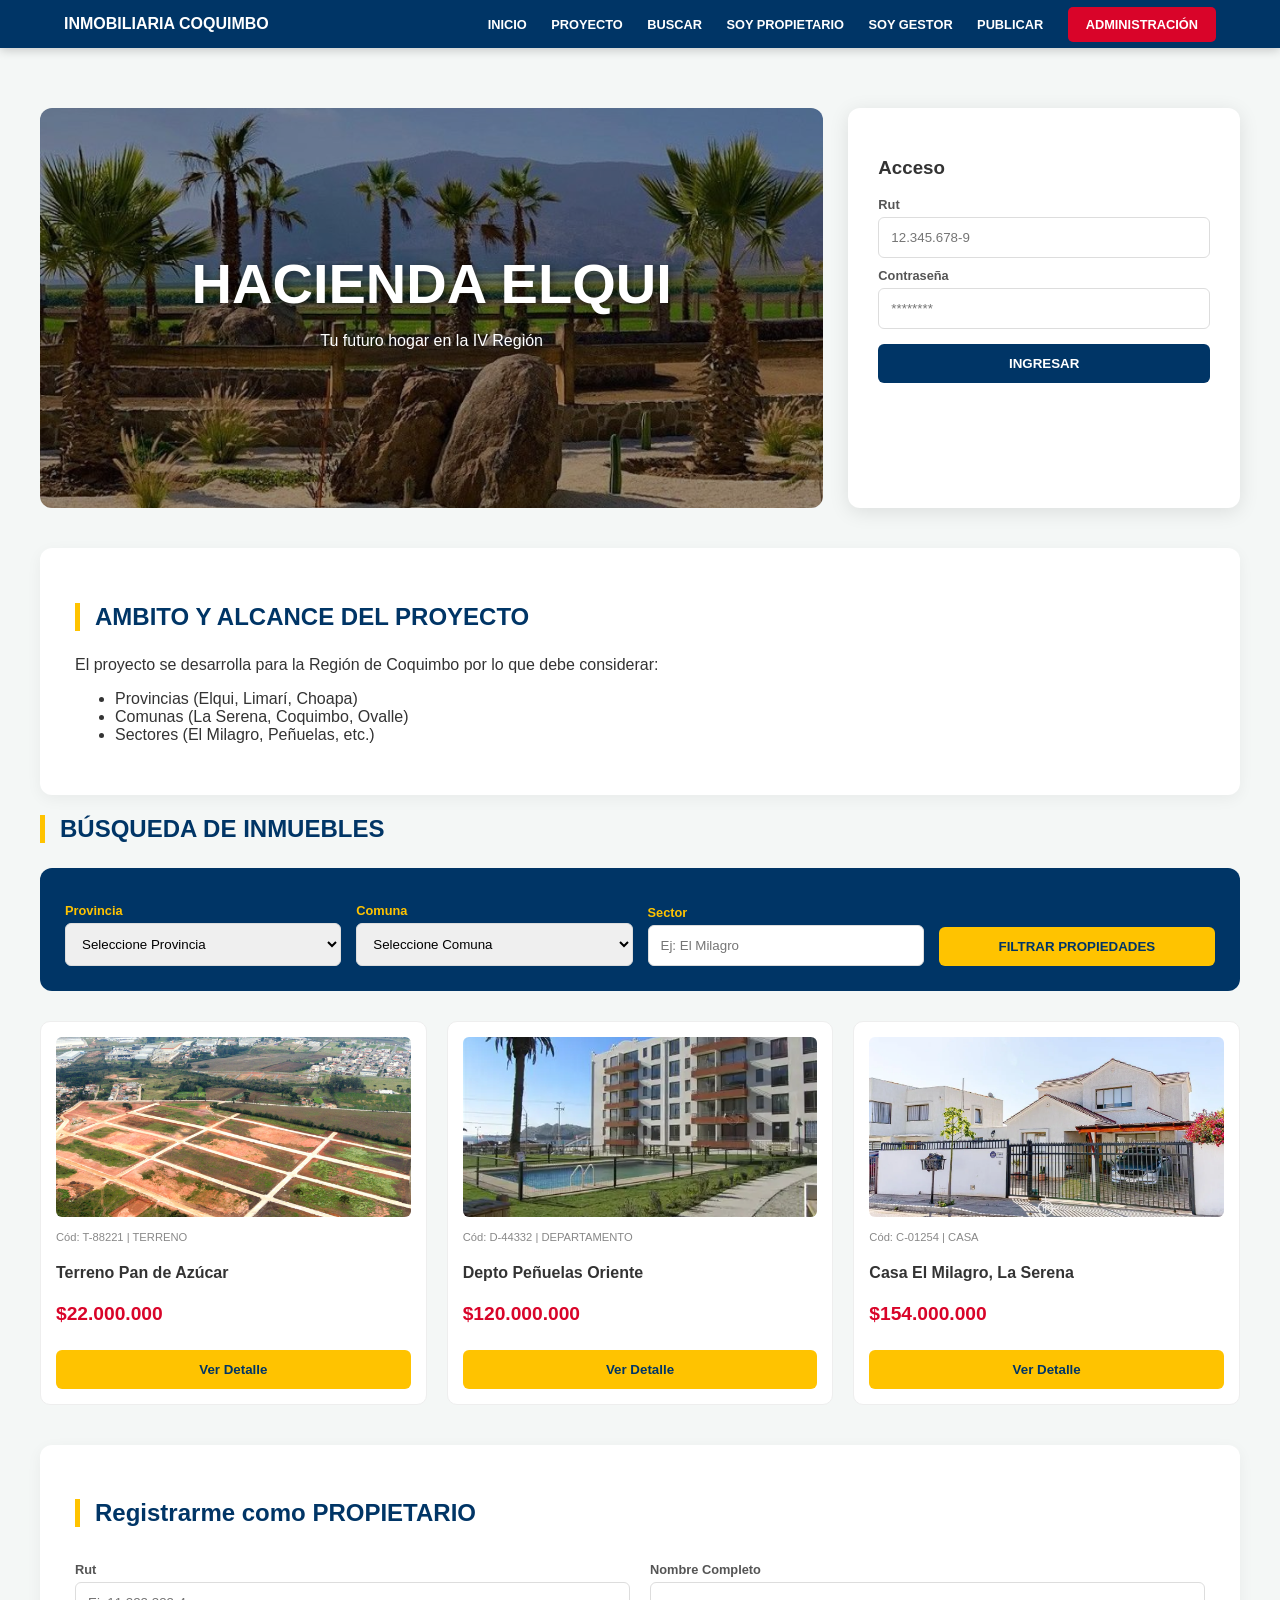
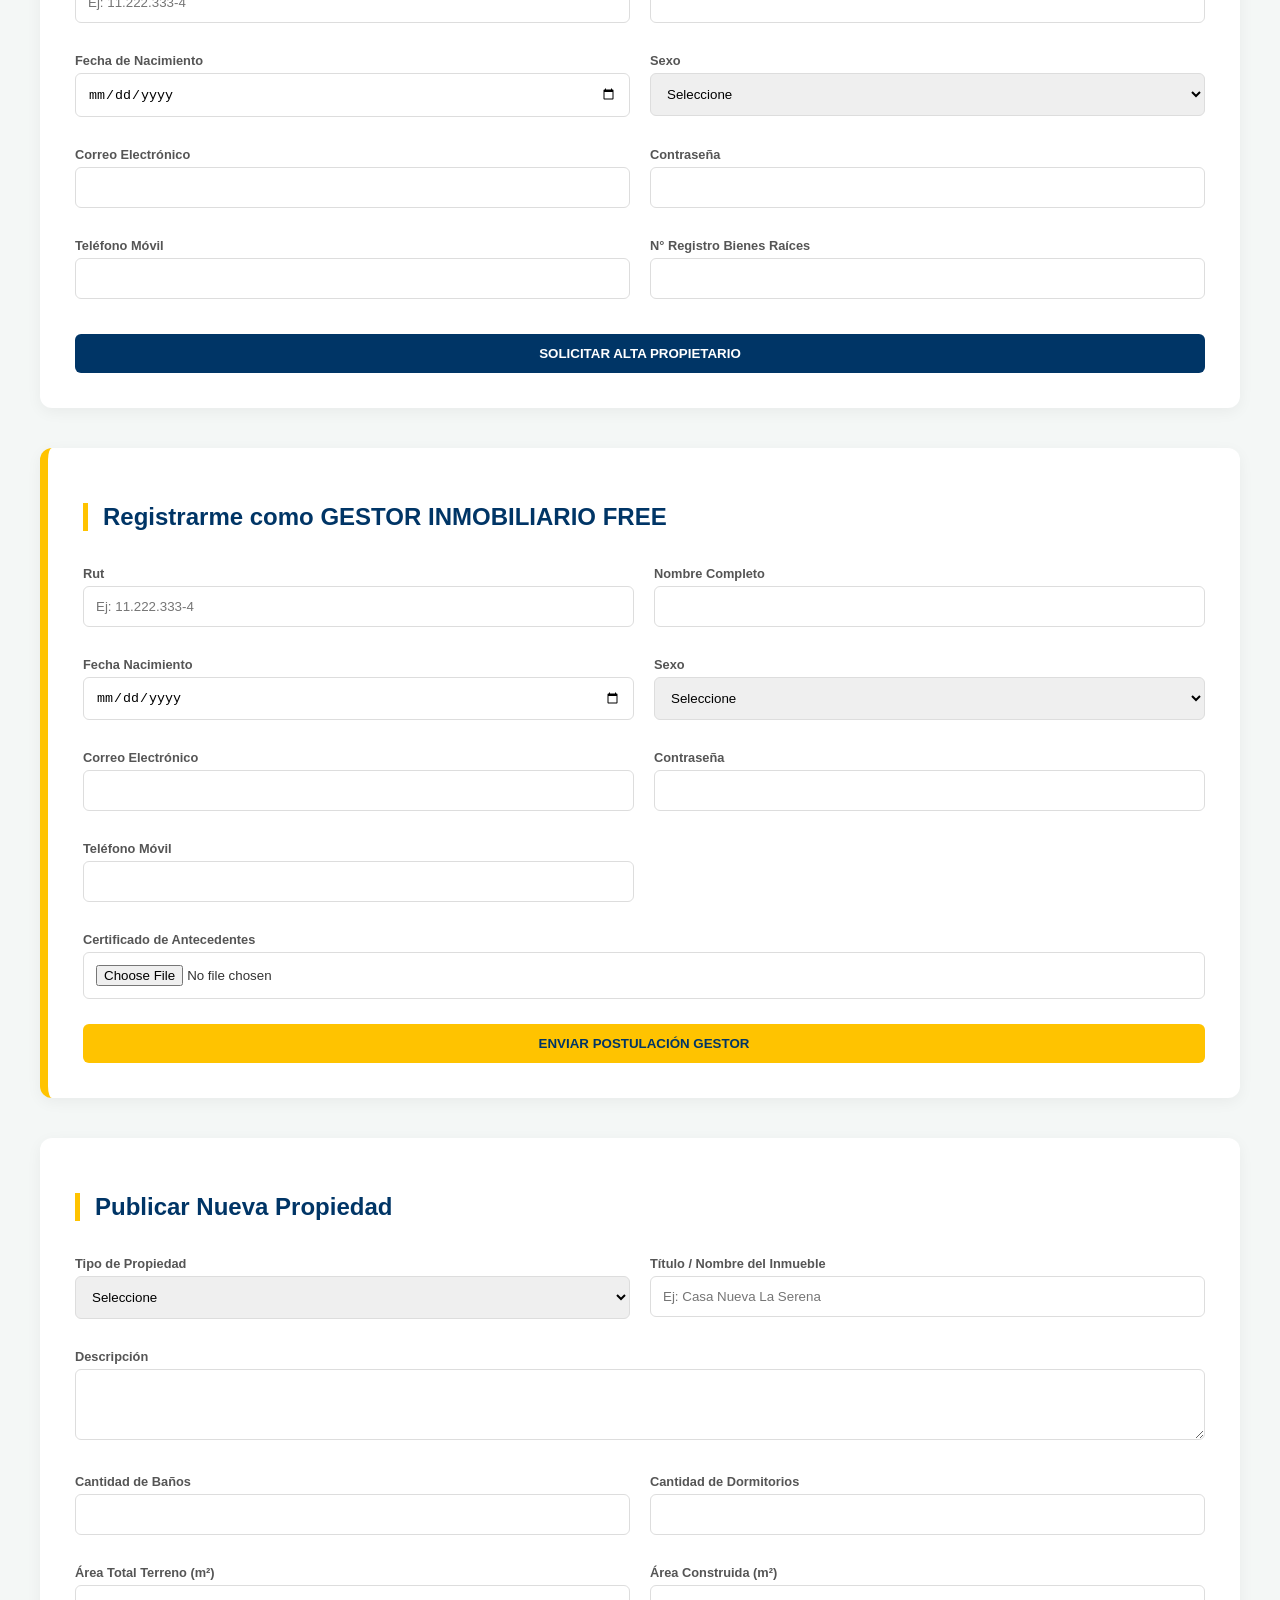
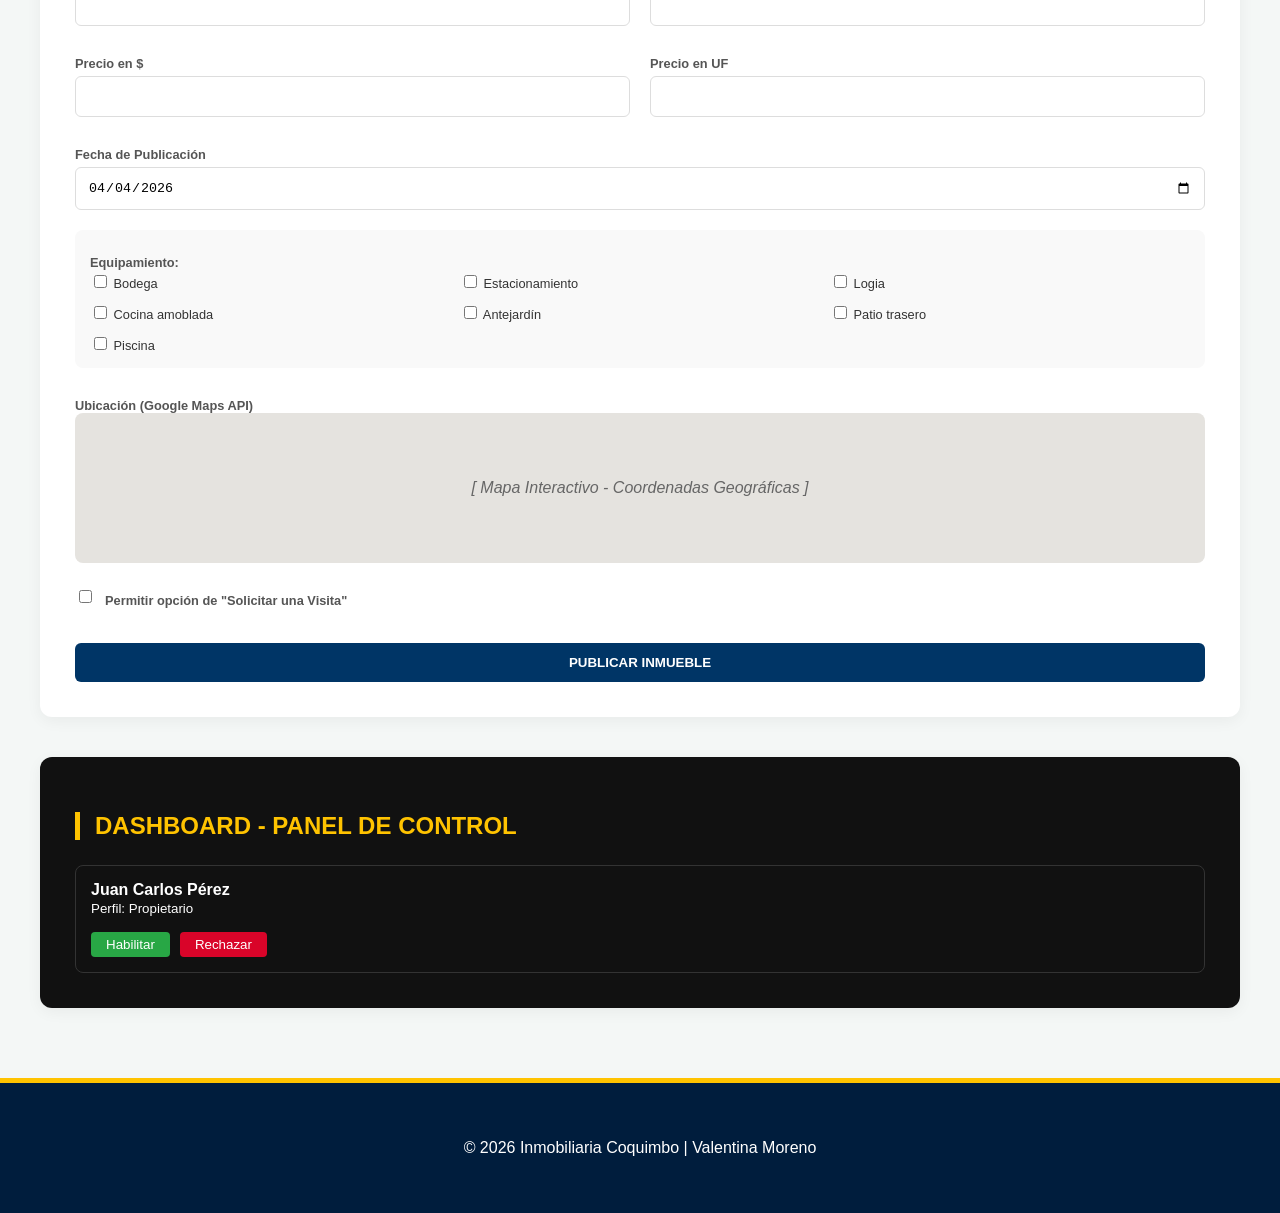
<file: index.html>
<!DOCTYPE html>
<html lang="es">
<head>
    <meta charset="UTF-8">
    <meta name="viewport" content="width=device-width, initial-scale=1.0">
    <title>Inmobiliaria Coquimbo - Portal de Gestión</title>
    <link rel="stylesheet" href="css/style.css">
</head>
<body>

    <header class="main-header">
        <div class="logo">INMOBILIARIA COQUIMBO</div>
        <nav>
            <a href="#inicio">INICIO</a>
            <a href="#proyecto">PROYECTO</a>
            <a href="#busqueda">BUSCAR</a>
            <a href="#reg-propietario">SOY PROPIETARIO</a>
            <a href="#reg-gestor">SOY GESTOR</a>
            <a href="#registro-propiedades">PUBLICAR</a>
            <a href="#administracion" class="btn-admin-nav">ADMINISTRACIÓN</a>
        </nav>
    </header>

    <main class="container">
        
        <section id="inicio" class="hero-section">
            <div class="hero-banner">
                <h1>HACIENDA ELQUI</h1>
                <p>Tu futuro hogar en la IV Región</p>
            </div>
            
            <div class="login-box">
                <h3>Acceso</h3>
                <form onsubmit="event.preventDefault();">
                    <label>Rut</label>
                    <input type="text" placeholder="12.345.678-9" required>
                    <label>Contraseña</label>
                    <input type="password" placeholder="********" required>
                    <button type="submit" class="btn-blue">INGRESAR</button>
                </form>
            </div>
        </section>

        <section id="proyecto">
            <h2>AMBITO Y ALCANCE DEL PROYECTO</h2>
            <p>El proyecto se desarrolla para la Región de Coquimbo por lo que debe considerar:</p>
            <ul class="scope-list">
                <li>Provincias (Elqui, Limarí, Choapa)</li>
                <li>Comunas (La Serena, Coquimbo, Ovalle)</li>
                <li>Sectores (El Milagro, Peñuelas, etc.)</li>
            </ul>
        </section>

        <h2 id="busqueda" class="section-title">BÚSQUEDA DE INMUEBLES</h2>
        <form class="search-panel">
            <div>
                <label>Provincia</label>
                <select required>
                    <option value="">Seleccione Provincia</option>
                    <option>Elqui</option>
                    <option>Limarí</option>
                    <option>Choapa</option>
                </select>
            </div>
            <div>
                <label>Comuna</label>
                <select required>
                    <option value="">Seleccione Comuna</option>
                    <option>La Serena</option>
                    <option>Coquimbo</option>
                    <option>Vicuña</option>
                    <option>Ovalle</option>
                    <option>Monte Patria</option>
                    <option>Illapel</option>
                    <option>Los Vilos</option>
                </select>
            </div>
            <div>
                <label>Sector</label>
                <input type="text" placeholder="Ej: El Milagro" required>
            </div>
            <div>
                <button type="submit" class="btn-yellow">FILTRAR PROPIEDADES</button>
            </div>
        </form>

        <div class="grid-3" id="lista-propiedades">
            <article class="prop-card">
                <img src="img/terreno.jpg" class="prop-img" alt="Terreno">
                <p class="prop-code">Cód: T-88221 | TERRENO</p>
                <h4>Terreno Pan de Azúcar</h4>
                <p class="prop-price">$22.000.000</p>
                <button class="btn-yellow" onclick="window.location.href='pagina2.html'">Ver Detalle</button>
            </article>

            <article class="prop-card">
                <img src="img/depto.jpg" class="prop-img" alt="Departamento">
                <p class="prop-code">Cód: D-44332 | DEPARTAMENTO</p>
                <h4>Depto Peñuelas Oriente</h4>
                <p class="prop-price">$120.000.000</p>
                <button class="btn-yellow" onclick="window.location.href='pagina3.html'">Ver Detalle</button>
            </article>

            <article class="prop-card">
                <img src="img/casa.jpg" class="prop-img" alt="Casa">
                <p class="prop-code">Cód: C-01254 | CASA</p>
                <h4>Casa El Milagro, La Serena</h4>
                <p class="prop-price">$154.000.000</p>
                <button class="btn-yellow" onclick="window.location.href='pagina4.html'">Ver Detalle</button>
            </article>
        </div>

        <section id="reg-propietario">
            <h2>Registrarme como PROPIETARIO</h2>
            <form class="grid-2">
                <div><label>Rut</label><input type="text" placeholder="Ej: 11.222.333-4" required></div>
                <div><label>Nombre Completo</label><input type="text" required></div>
                <div><label>Fecha de Nacimiento</label><input type="date" required></div>
                <div><label>Sexo</label><select required><option value="">Seleccione</option><option>Femenino</option><option>Masculino</option></select></div>
                <div><label>Correo Electrónico</label><input type="email" required></div>
                <div><label>Contraseña</label><input type="password" required></div>
                <div><label>Teléfono Móvil</label><input type="tel" required></div>
                <div><label>N° Registro Bienes Raíces</label><input type="text" required></div>
                <button type="submit" class="btn-blue span-2">SOLICITAR ALTA PROPIETARIO</button>
            </form>
        </section>

        <section id="reg-gestor" class="border-yellow">
            <h2>Registrarme como GESTOR INMOBILIARIO FREE</h2>
            <form class="grid-2">
                <div><label>Rut</label><input type="text" placeholder="Ej: 11.222.333-4" required></div>
                <div><label>Nombre Completo</label><input type="text" required></div>
                <div><label>Fecha Nacimiento</label><input type="date" required></div>
                <div><label>Sexo</label><select required><option value="">Seleccione</option><option>Femenino</option><option>Masculino</option></select></div>
                <div><label>Correo Electrónico</label><input type="email" required></div>
                <div><label>Contraseña</label><input type="password" required></div>
                <div><label>Teléfono Móvil</label><input type="tel" required></div>
                <div class="span-2"><label>Certificado de Antecedentes</label><input type="file" required></div>
                <button type="submit" class="btn-yellow span-2">ENVIAR POSTULACIÓN GESTOR</button>
            </form>
        </section>

        <section id="registro-propiedades">
            <h2>Publicar Nueva Propiedad</h2>
            <form id="form-publicar" class="grid-2">
                <div>
                    <label>Tipo de Propiedad</label>
                    <select id="tipo-p" required>
                        <option value="">Seleccione</option>
                        <option value="CASA">Casa</option>
                        <option value="DEPARTAMENTO">Departamento</option>
                        <option value="TERRENO">Terreno</option>
                    </select>
                </div>
                <div>
                    <label>Título / Nombre del Inmueble</label>
                    <input type="text" id="titulo-p" placeholder="Ej: Casa Nueva La Serena" required>
                </div>
                <div class="span-2"><label>Descripción</label><textarea id="desc-p" rows="3" required></textarea></div>
                
                <div><label>Cantidad de Baños</label><input type="number" min="0" required></div>
                <div><label>Cantidad de Dormitorios</label><input type="number" min="0" required></div>
                <div><label>Área Total Terreno (m²)</label><input type="number" step="0.01" required></div>
                <div><label>Área Construida (m²)</label><input type="number" step="0.01" required></div>
                <div><label>Precio en $</label><input type="number" id="precio-p" required></div>
                <div><label>Precio en UF</label><input type="number" step="0.01" required></div>
                <div class="span-2"><label>Fecha de Publicación</label><input type="date" required value="2026-04-04"></div>

                <div class="equipamiento-box span-2">
                    <label>Equipamiento:</label>
                    <div class="equip-grid">
                        <span><input type="checkbox"> Bodega</span>
                        <span><input type="checkbox"> Estacionamiento</span>
                        <span><input type="checkbox"> Logia</span>
                        <span><input type="checkbox"> Cocina amoblada</span>
                        <span><input type="checkbox"> Antejardín</span>
                        <span><input type="checkbox"> Patio trasero</span>
                        <span><input type="checkbox"> Piscina</span>
                    </div>
                </div>

                <div class="span-2">
                    <label>Ubicación (Google Maps API)</label>
                    <div class="map-placeholder">
                        [ Mapa Interactivo - Coordenadas Geográficas ]
                    </div>
                </div>

                <div class="span-2 visit-option">
                    <input type="checkbox" id="visita">
                    <label for="visita">Permitir opción de "Solicitar una Visita"</label>
                </div>

                <button type="submit" class="btn-blue span-2">PUBLICAR INMUEBLE</button>
            </form>
        </section>

        <section id="administracion" class="admin-panel">
            <h2 class="admin-title">DASHBOARD - PANEL DE CONTROL</h2>
            <div class="admin-card">
                <b>Juan Carlos Pérez</b><br>
                <small>Perfil: Propietario</small>
                <div class="admin-actions">
                    <button class="btn-approve">Habilitar</button>
                    <button class="btn-reject">Rechazar</button>
                </div>
            </div>
        </section>

    </main>

    <footer>
        <p>&copy; 2026 Inmobiliaria Coquimbo | Valentina Moreno</p>
    </footer>

    <script>
        const form = document.getElementById('form-publicar');
        const lista = document.getElementById('lista-propiedades');

        form.addEventListener('submit', function(e) {
            e.preventDefault();
            const tipo = document.getElementById('tipo-p').value;
            const titulo = document.getElementById('titulo-p').value;
            const precio = document.getElementById('precio-p').value;
            const codigo = "N-" + Math.floor(Math.random() * 10000);

            const nuevoArticulo = document.createElement('article');
            nuevoArticulo.className = 'prop-card';
            
            let imgRuta = 'img/casa.jpg';
            if(tipo === 'TERRENO') imgRuta = 'img/terreno.jpg';
            if(tipo === 'DEPARTAMENTO') imgRuta = 'img/depto.jpg';

            nuevoArticulo.innerHTML = `
                <img src="${imgRuta}" class="prop-img">
                <p class="prop-code">Cód: ${codigo} | ${tipo}</p>
                <h4>${titulo}</h4>
                <p class="prop-price">$${Number(precio).toLocaleString('es-CL')}</p>
                <button class="btn-yellow" onclick="alert('Propiedad recién publicada')">Ver Detalle</button>
            `;

            lista.prepend(nuevoArticulo);
            form.reset();
            alert('¡Propiedad publicada con éxito!');
            window.location.href = "#busqueda";
        });
    </script>
</body>
</html>
</file>
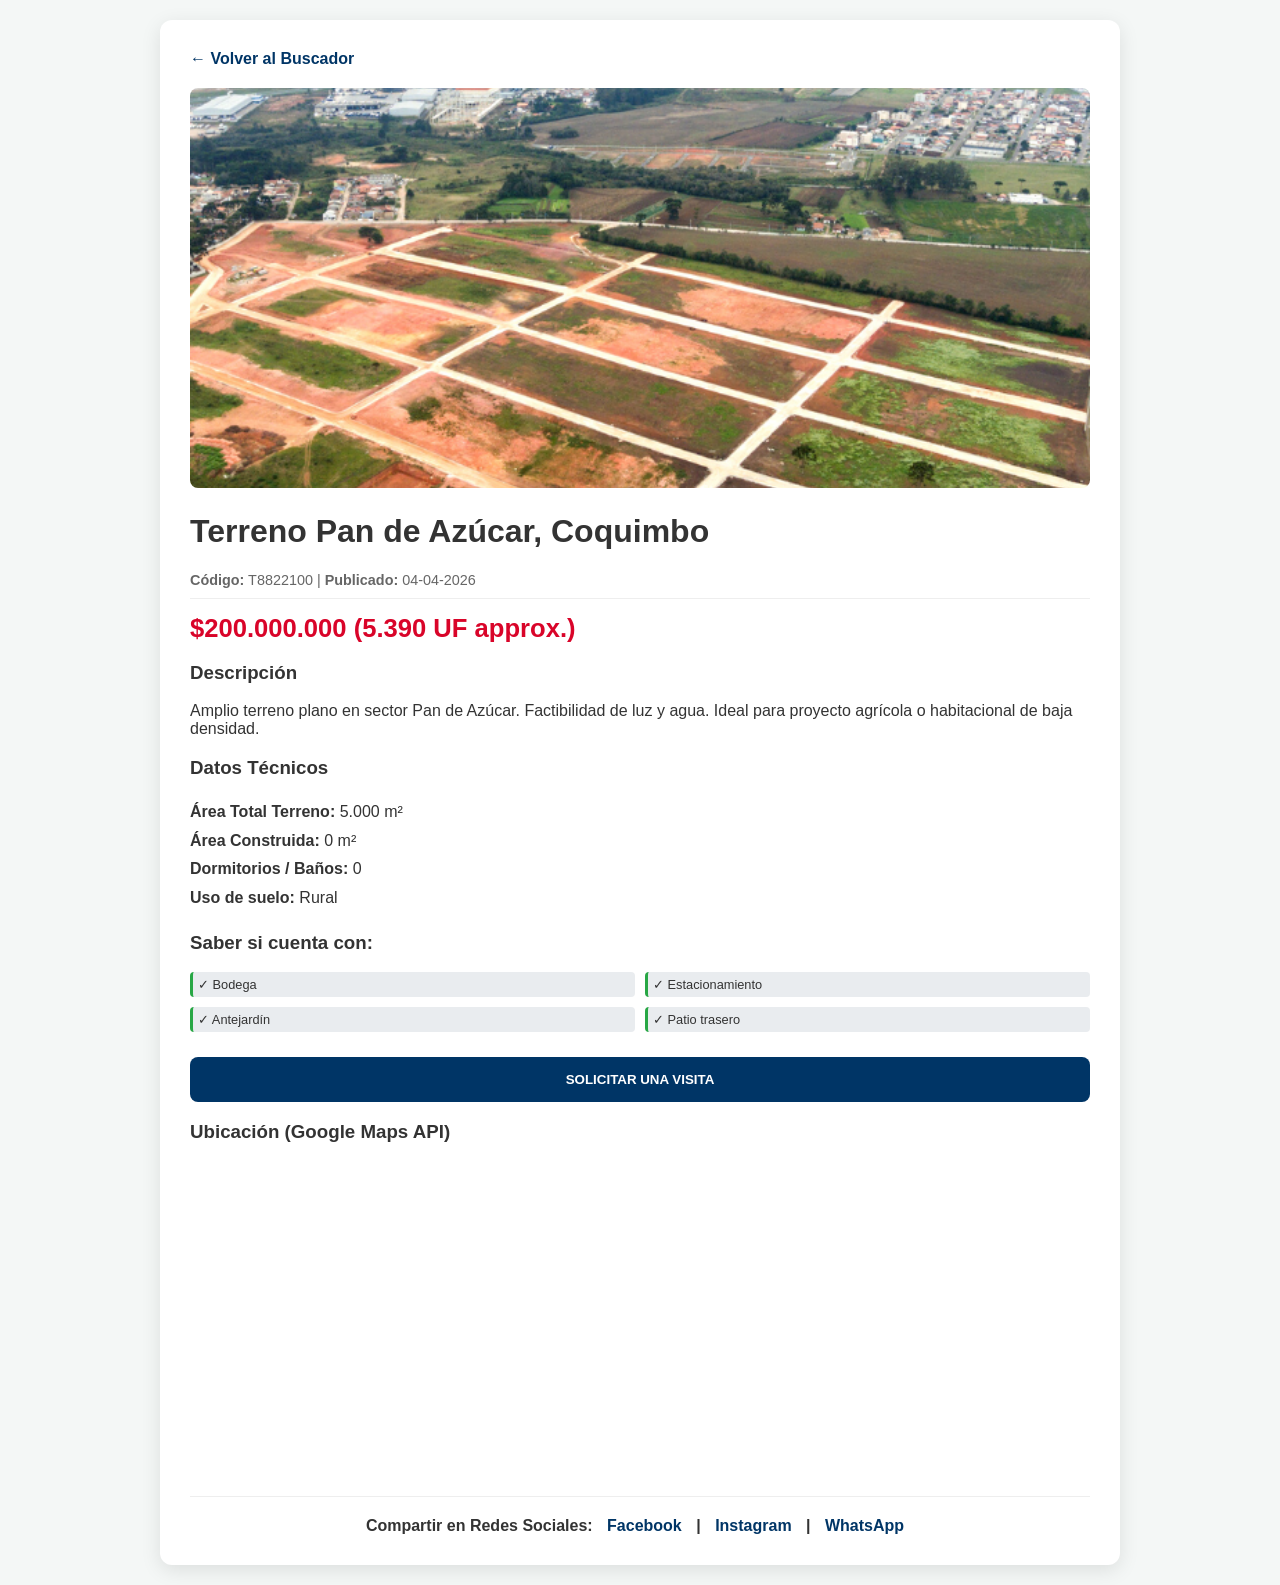
<file: pagina2.html>
<!DOCTYPE html>
<html lang="es">
<head>
    <meta charset="UTF-8">
    <meta name="viewport" content="width=device-width, initial-scale=1.0">
    <title>Detalle - Terreno Pan de Azúcar</title>
    <link rel="stylesheet" href="css/style.css">
</head>
<body class="body-detail">

    <div class="container-detail">
        <a href="index.html" class="btn-back">← Volver al Buscador</a>
        
        <div class="gallery">
            <img src="img/terreno.jpg" class="main-img" alt="Terreno Pan de Azúcar">
        </div>

        <h1>Terreno Pan de Azúcar, Coquimbo</h1>
        <p class="meta-info">
            <strong>Código:</strong> T8822100 | 
            <strong>Publicado:</strong> 04-04-2026
        </p>
        
        <div class="price-tag">$200.000.000 (5.390 UF approx.)</div>

        <div class="info-grid">
            <div class="description-box">
                <h3>Descripción</h3>
                <p>Amplio terreno plano en sector Pan de Azúcar. Factibilidad de luz y agua. Ideal para proyecto agrícola o habitacional de baja densidad.</p>
                
                <h3>Datos Técnicos</h3>
                <ul class="tech-list">
                    <li><strong>Área Total Terreno:</strong> 5.000 m²</li>
                    <li><strong>Área Construida:</strong> 0 m²</li>
                    <li><strong>Dormitorios / Baños:</strong> 0</li>
                    <li><strong>Uso de suelo:</strong> Rural</li>
                </ul>
            </div>
            
            <div class="action-box">
                <h3>Saber si cuenta con:</h3>
                <div class="equip-grid-detail">
                    <span class="tag-yes">✓ Bodega</span>
                    <span class="tag-yes">✓ Estacionamiento</span>
                    <span class="tag-yes">✓ Antejardín</span>
                    <span class="tag-yes">✓ Patio trasero</span>
                </div>
                <button class="btn-visit" onclick="alert('Solicitud de visita enviada correctamente')">
                    SOLICITAR UNA VISITA
                </button>
            </div>
        </div>

        <h3>Ubicación (Google Maps API)</h3>
        <div class="map-box">
            <iframe src="https://www.google.com/maps/embed?pb=!1m18!1m12!1m3!1d27625.321658428464!2d-71.2461878!3d-30.0123456!2m3!1f0!2f0!3f0!3m2!1i1024!2i768!4f13.1!3m3!1m2!1s0x9691c9f456789abc%3A0x1234567890abcdef!2sPan%20de%20Az%C3%BAcar%2C%20Coquimbo!5e0!3m2!1ses!2scl!4v1712250000001!5m2!1ses!2scl" width="100%" height="300" style="border:0;" allowfullscreen="" loading="lazy"></iframe>
        </div>

        <div class="social-share">
            Compartir en Redes Sociales: 
            <a href="#">Facebook</a> | <a href="#">Instagram</a> | <a href="#">WhatsApp</a>
        </div>
    </div>

</body>
</html>
</file>
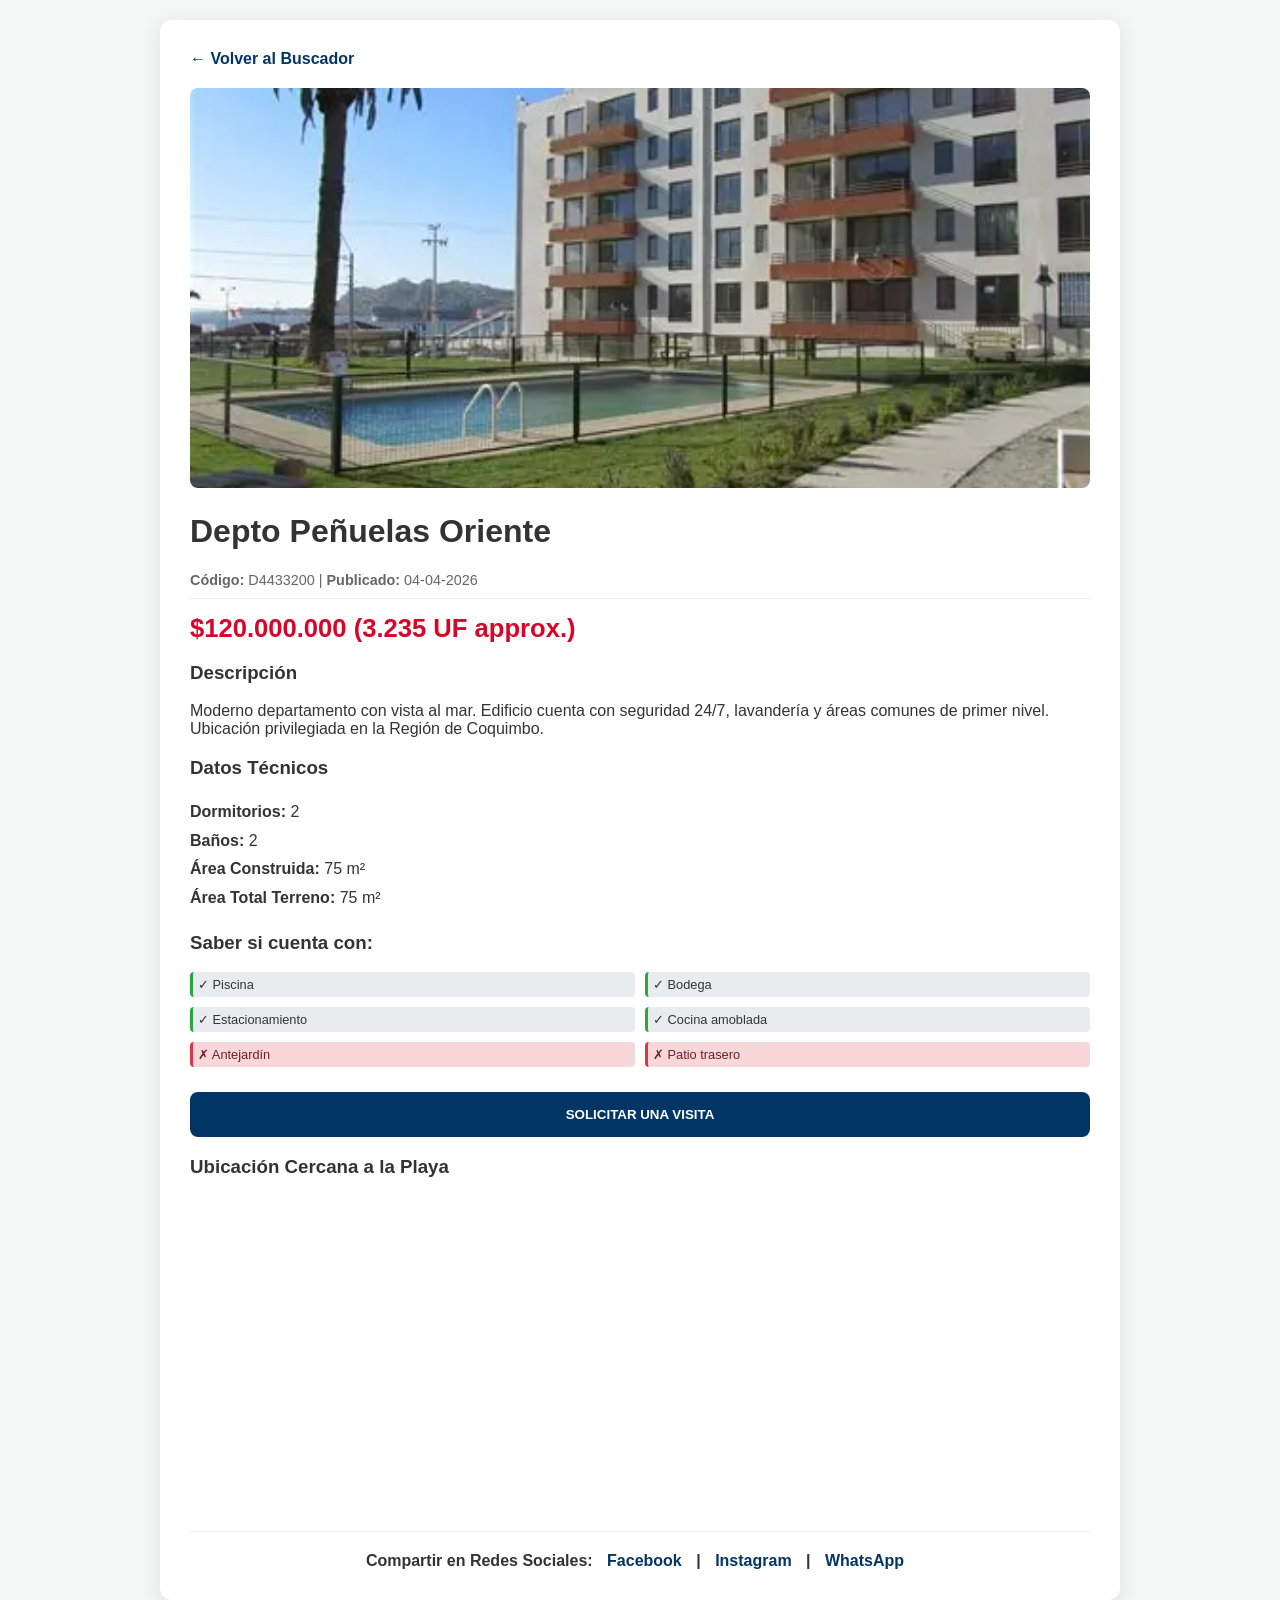
<file: pagina3.html>
<!DOCTYPE html>
<html lang="es">
<head>
    <meta charset="UTF-8">
    <meta name="viewport" content="width=device-width, initial-scale=1.0">
    <title>Detalle - Depto Peñuelas</title>
    <link rel="stylesheet" href="css/style.css">
</head>
<body class="body-detail">

    <div class="container-detail">
        <a href="index.html" class="btn-back">← Volver al Buscador</a>
        
        <div class="gallery">
            <img src="img/depto.jpg" class="main-img" alt="Departamento Peñuelas">
        </div>

        <h1>Depto Peñuelas Oriente</h1>
        <p class="meta-info">
            <strong>Código:</strong> D4433200 | 
            <strong>Publicado:</strong> 04-04-2026
        </p>
        
        <div class="price-tag">$120.000.000 (3.235 UF approx.)</div>

        <div class="info-grid">
            <div class="description-box">
                <h3>Descripción</h3>
                <p>Moderno departamento con vista al mar. Edificio cuenta con seguridad 24/7, lavandería y áreas comunes de primer nivel. Ubicación privilegiada en la Región de Coquimbo.</p>
                
                <h3>Datos Técnicos</h3>
                <ul class="tech-list">
                    <li><strong>Dormitorios:</strong> 2</li>
                    <li><strong>Baños:</strong> 2</li>
                    <li><strong>Área Construida:</strong> 75 m²</li>
                    <li><strong>Área Total Terreno:</strong> 75 m²</li>
                </ul>
            </div>
            
            <div class="action-box">
                <h3>Saber si cuenta con:</h3>
                <div class="equip-grid-detail">
                    <span class="tag-yes">✓ Piscina</span>
                    <span class="tag-yes">✓ Bodega</span>
                    <span class="tag-yes">✓ Estacionamiento</span>
                    <span class="tag-yes">✓ Cocina amoblada</span>
                    <span class="tag-no">✗ Antejardín</span>
                    <span class="tag-no">✗ Patio trasero</span>
                </div>
                <button class="btn-visit" onclick="alert('Solicitud de visita enviada correctamente')">
                    SOLICITAR UNA VISITA
                </button>
            </div>
        </div>

        <h3>Ubicación Cercana a la Playa</h3>
        <div class="map-box">
            <iframe src="https://www.google.com/maps/embed?pb=!1m18!1m12!1m3!1d13815.12345!2d-71.285!3d-29.965!2m3!1f0!2f0!3f0!3m2!1i1024!2i768!4f13.1!3m3!1m2!1s0x9691ca123456789!2sPe%C3%B1uelas%2C%20Coquimbo!5e0!3m2!1ses!2scl!4v1712250000002!5m2!1ses!2scl" width="100%" height="300" style="border:0;" allowfullscreen="" loading="lazy"></iframe>
        </div>

        <div class="social-share">
            Compartir en Redes Sociales: 
            <a href="#">Facebook</a> | <a href="#">Instagram</a> | <a href="#">WhatsApp</a>
        </div>
    </div>

</body>
</html>
</file>
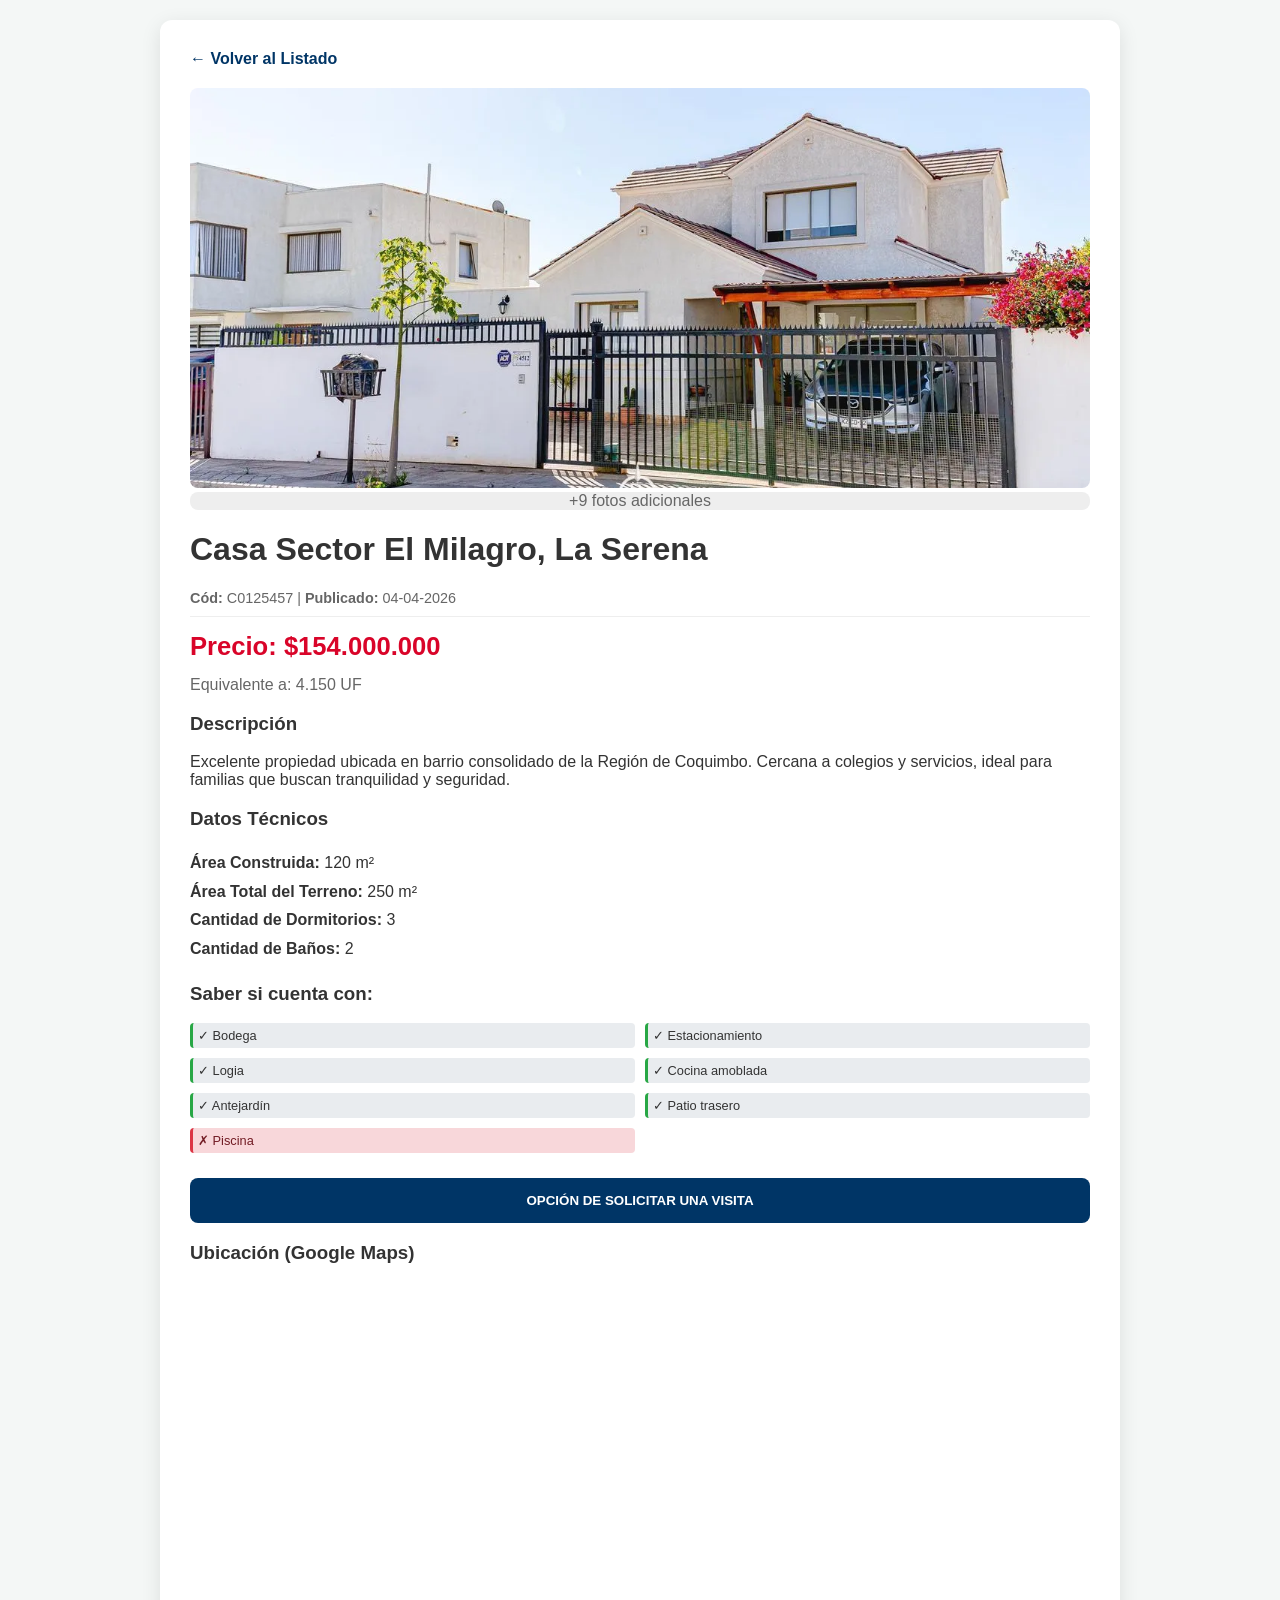
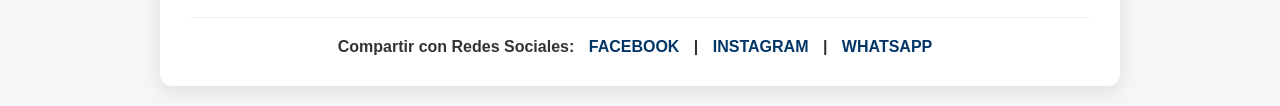
<file: pagina4.html>
<!DOCTYPE html>
<html lang="es">
<head>
    <meta charset="UTF-8">
    <meta name="viewport" content="width=device-width, initial-scale=1.0">
    <title>Detalle - Casa El Milagro</title>
    <link rel="stylesheet" href="css/style.css">
</head>
<body class="body-detail">

    <div class="container-detail">
        <a href="index.html" class="btn-back">← Volver al Listado</a>
        
        <div class="gallery">
            <img src="img/casa.jpg" class="main-img" alt="Foto Principal Casa">
            <div class="gallery-placeholder">
                <div style="background:#eee; border-radius:8px; display:flex; align-items:center; justify-content:center; color:#666; height: 100%;">
                    +9 fotos adicionales
                </div>
            </div>
        </div>

        <h1>Casa Sector El Milagro, La Serena</h1>
        <p class="meta-info">
            <strong>Cód:</strong> C0125457 | 
            <strong>Publicado:</strong> 04-04-2026
        </p>
        
        <div class="price-tag">Precio: $154.000.000</div>
        <div class="uf-tag" style="color: #666; margin-bottom: 15px;">Equivalente a: 4.150 UF</div>

        <div class="info-grid">
            <div class="description-box">
                <h3>Descripción</h3>
                <p>Excelente propiedad ubicada en barrio consolidado de la Región de Coquimbo. Cercana a colegios y servicios, ideal para familias que buscan tranquilidad y seguridad.</p>
                
                <h3>Datos Técnicos</h3>
                <ul class="tech-list">
                    <li><strong>Área Construida:</strong> 120 m²</li>
                    <li><strong>Área Total del Terreno:</strong> 250 m²</li>
                    <li><strong>Cantidad de Dormitorios:</strong> 3</li>
                    <li><strong>Cantidad de Baños:</strong> 2</li>
                </ul>
            </div>
            
            <div class="action-box">
                <h3>Saber si cuenta con:</h3>
                <div class="equip-grid-detail">
                    <span class="tag-yes">✓ Bodega</span>
                    <span class="tag-yes">✓ Estacionamiento</span>
                    <span class="tag-yes">✓ Logia</span>
                    <span class="tag-yes">✓ Cocina amoblada</span>
                    <span class="tag-yes">✓ Antejardín</span>
                    <span class="tag-yes">✓ Patio trasero</span>
                    <span class="tag-no">✗ Piscina</span>
                </div>
                <button class="btn-visit" onclick="alert('Solicitud de visita enviada correctamente')">
                    OPCIÓN DE SOLICITAR UNA VISITA
                </button>
            </div>
        </div>

        <h3>Ubicación (Google Maps)</h3>
        <div class="map-box">
            <iframe src="https://www.google.com/maps/embed?pb=!1m18!1m12!1m3!1d13818.123456789!2d-71.228!3d-29.935!2m3!1f0!2f0!3f0!3m2!1i1024!2i768!4f13.1!3m3!1m2!1s0x9691ca123456789%3A0x123456789!2sEl%20Milagro%2C%20La%20Serena!5e0!3m2!1ses!2scl!4v123456789" width="100%" height="300" style="border:0;" allowfullscreen="" loading="lazy"></iframe>
        </div>

        <div class="social-share">
            Compartir con Redes Sociales: 
            <a href="#">FACEBOOK</a> | <a href="#">INSTAGRAM</a> | <a href="#">WHATSAPP</a>
        </div>
    </div>

</body>
</html>
</file>
<file: css/style.css>
/* Estilos Globales */
body { 
    font-family: 'Segoe UI', sans-serif; 
    margin: 0; 
    padding: 0; 
    scroll-behavior: smooth; 
    background-color: #f4f7f6; 
    color: #333; 
}

.container { 
    max-width: 1200px; 
    margin: 0 auto; 
    padding: 20px; 
}

/* Header */
.main-header { 
    background: #003566; 
    color: white; 
    padding: 15px 5%; 
    position: sticky; 
    top: 0; 
    z-index: 1000; 
    display: flex; 
    justify-content: space-between; 
    align-items: center; 
    box-shadow: 0 2px 10px rgba(0,0,0,0.2); 
}

.logo { font-weight: 900; }

.main-header nav a { 
    color: white; 
    text-decoration: none; 
    margin-left: 20px; 
    font-weight: bold; 
    font-size: 0.8rem; 
    transition: 0.3s; 
}

.main-header nav a:hover { color: #ffc300; }

.btn-admin-nav { 
    background-color: #d90429; 
    padding: 10px 18px; 
    border-radius: 5px; 
}

/* Secciones */
section { 
    margin-top: 40px; 
    padding: 35px; 
    border-radius: 12px; 
    background: white; 
    box-shadow: 0 4px 15px rgba(0,0,0,0.05); 
}

h2 { 
    color: #003566; 
    border-left: 5px solid #ffc300; 
    padding-left: 15px; 
    margin-bottom: 25px; 
}

/* Hero y Login */
.hero-section { 
    display: grid; 
    grid-template-columns: 2fr 1fr; 
    gap: 25px; 
    background: none; 
    box-shadow: none; 
    padding: 0; 
}

.hero-banner { 
    background: linear-gradient(rgba(0,0,0,0.4), rgba(0,0,0,0.4)), url('../img/hero.jpg') center/cover; 
    border-radius: 12px; 
    display: flex; 
    flex-direction: column; 
    align-items: center; 
    justify-content: center; 
    color: white; 
    text-align: center; 
    min-height: 400px; 
}

.hero-banner h1 { font-size: 3.5rem; margin: 0; text-shadow: 2px 2px 10px rgba(0,0,0,0.5); }

.login-box { 
    background: white; 
    padding: 30px; 
    border-radius: 12px; 
    box-shadow: 0 4px 20px rgba(0,0,0,0.1); 
}

/* Formularios */
label { display: block; margin-top: 10px; font-size: 0.8rem; font-weight: bold; color: #555; }
input, select, textarea, button { width: 100%; padding: 12px; margin-top: 5px; border-radius: 6px; border: 1px solid #ddd; box-sizing: border-box; }

.grid-3 { display: grid; grid-template-columns: 1fr 1fr 1fr; gap: 20px; margin-top: 30px; }
.grid-2 { display: grid; grid-template-columns: 1fr 1fr; gap: 20px; }
.span-2 { grid-column: span 2; }

/* Botones */
.btn-blue { background: #003566; color: white; border: none; cursor: pointer; font-weight: bold; margin-top: 15px; }
.btn-yellow { background: #ffc300; color: #003566; border: none; cursor: pointer; font-weight: bold; transition: 0.3s; }

/* Tarjetas de Propiedad */
.prop-card { background: white; padding: 15px; border-radius: 10px; border: 1px solid #eee; transition: 0.3s; }
.prop-card:hover { transform: translateY(-5px); box-shadow: 0 10px 20px rgba(0,0,0,0.1); }
.prop-img { width: 100%; height: 180px; object-fit: cover; border-radius: 6px; }
.prop-code { font-size: 0.7rem; color: #888; margin-top: 10px; }
.prop-price { font-weight: bold; color: #d90429; font-size: 1.2rem; }

/* Buscador */
.search-panel { 
    background: #003566; 
    color: white; 
    padding: 25px; 
    border-radius: 12px; 
    display: grid; 
    grid-template-columns: repeat(4, 1fr); 
    gap: 15px; 
    align-items: end; 
}
.search-panel label { color: #ffc300; }

/* Otros */
.border-yellow { border-left: 8px solid #ffc300; }
.equipamiento-box { background: #f9f9f9; padding: 15px; border-radius: 8px; }
.equip-grid { display: grid; grid-template-columns: repeat(3, 1fr); gap: 10px; font-size: 0.8rem; }
.equip-grid input { width: auto; }
.map-placeholder { width: 100%; height: 150px; background: #e5e3df; border-radius: 8px; display: flex; align-items: center; justify-content: center; color: #666; font-style: italic; }
.visit-option { display: flex; align-items: center; gap: 10px; }
.visit-option input { width: auto; }

/* Admin */
.admin-panel { background: #111; color: white; }
.admin-title { color: #ffc300; border-color: #ffc300; }
.admin-card { border: 1px solid #333; border-radius: 8px; padding: 15px; }
.admin-actions { display: flex; gap: 10px; margin-top: 10px; }
.admin-actions button { width: auto; padding: 5px 15px; color: white; border: none; border-radius: 4px; }
.btn-approve { background: #28a745; }
.btn-reject { background: #d90429; }

footer { text-align: center; padding: 40px; color: white; background: #001d3d; margin-top: 50px; border-top: 5px solid #ffc300; }

/* Estilos específicos para Páginas de Detalle (Pagina 2, 3 y 4) */
.body-detail {
    background: #f4f7f6;
    padding: 20px;
}

.container-detail {
    max-width: 900px;
    margin: 0 auto;
    background: white;
    padding: 30px;
    border-radius: 12px;
    box-shadow: 0 5px 20px rgba(0,0,0,0.1);
}

.btn-back {
    display: inline-block;
    margin-bottom: 20px;
    color: #003566;
    text-decoration: none;
    font-weight: bold;
}

.main-img {
    width: 100%;
    border-radius: 8px;
    height: 400px;
    object-fit: cover;
}

.meta-info {
    font-size: 0.9rem;
    color: #666;
    border-bottom: 1px solid #eee;
    padding-bottom: 10px;
}

.price-tag {
    font-size: 1.6rem;
    color: #d90429;
    font-weight: bold;
    margin: 15px 0;
}

.tech-list {
    list-style: none;
    padding: 0;
    line-height: 1.8;
}

.equip-grid-detail {
    display: grid;
    grid-template-columns: 1fr 1fr;
    gap: 10px;
    margin-bottom: 20px;
}

.tag-yes { background: #e9ecef; padding: 5px; border-radius: 4px; font-size: 0.8rem; border-left: 3px solid #28a745; }
.tag-no { background: #f8d7da; padding: 5px; border-radius: 4px; font-size: 0.8rem; border-left: 3px solid #dc3545; color: #721c24; }

.btn-visit {
    background: #003566;
    color: white;
    border: none;
    padding: 15px;
    border-radius: 8px;
    cursor: pointer;
    width: 100%;
    font-weight: bold;
    transition: 0.3s;
}

.btn-visit:hover { background: #001d3d; }

.social-share {
    text-align: center;
    margin-top: 30px;
    padding-top: 20px;
    border-top: 1px solid #eee;
    font-weight: bold;
}

.social-share a {
    margin: 0 10px;
    color: #003566;
    text-decoration: none;
}
</file>
